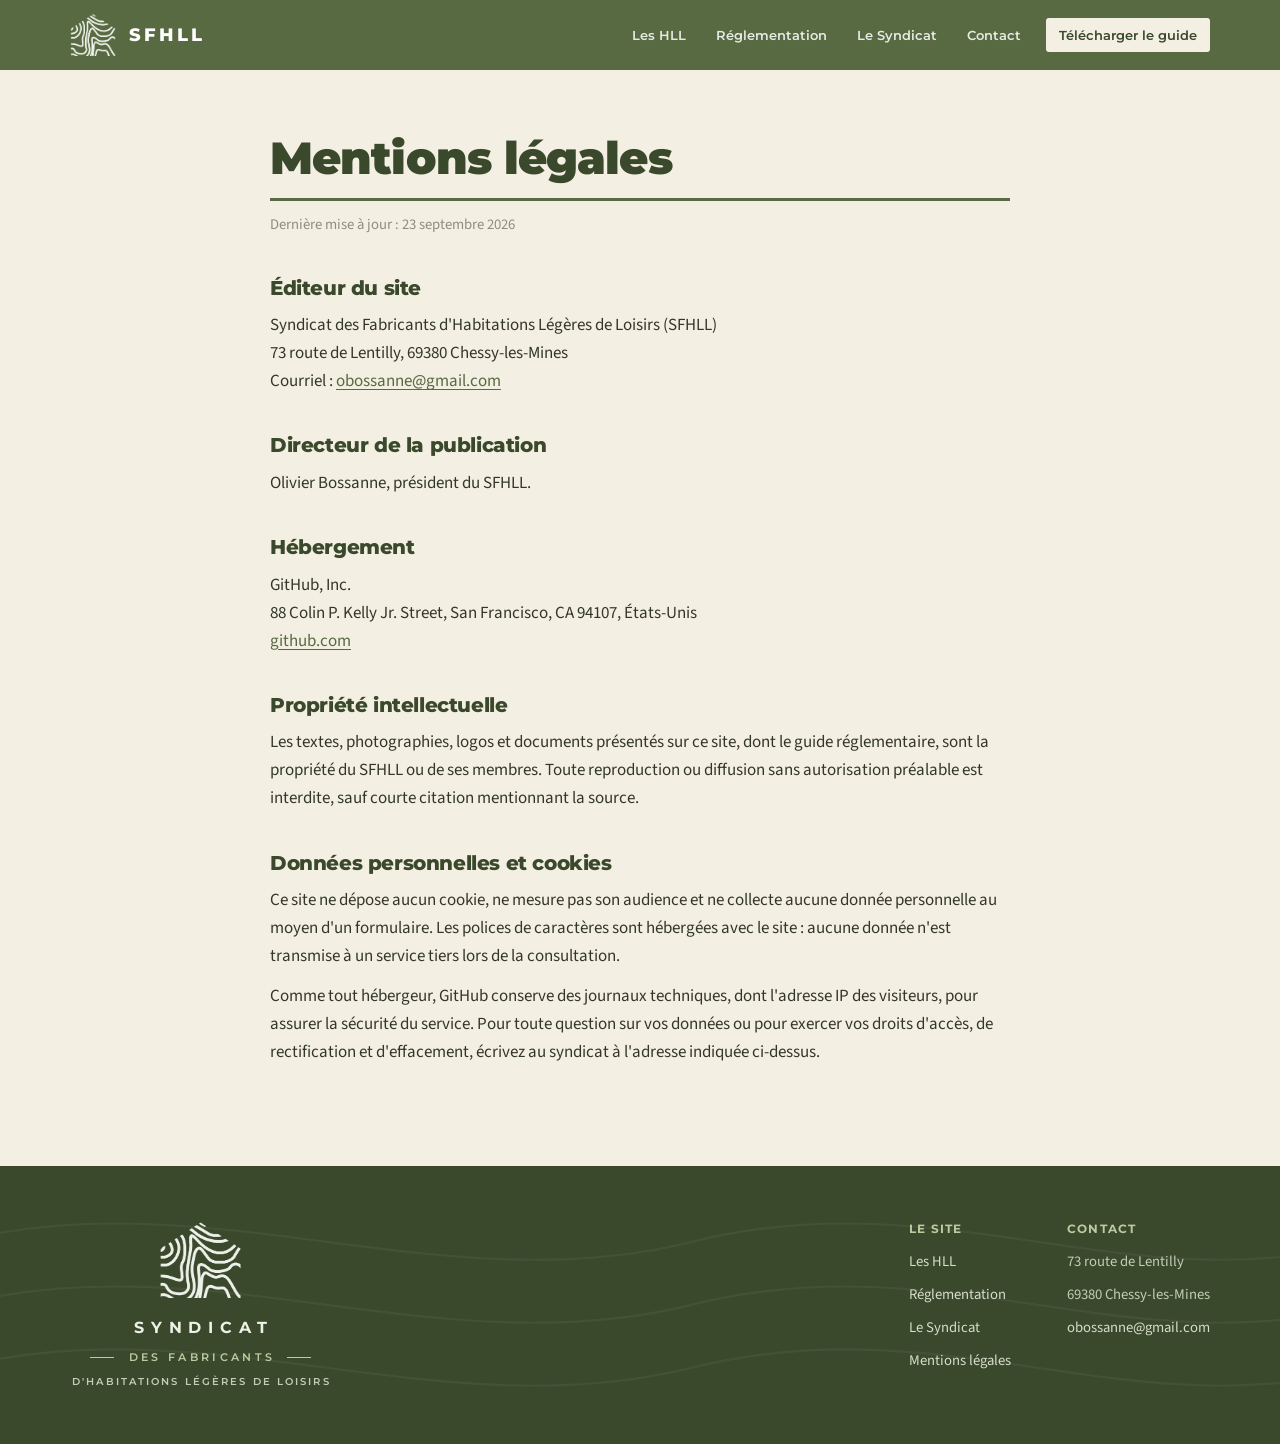
<file: mentions-legales.html>
<!DOCTYPE html>
<html lang="fr">
<head>
<meta charset="UTF-8">
<meta name="viewport" content="width=device-width, initial-scale=1.0">
<title>Mentions légales | SFHLL</title>
<meta name="description" content="Mentions légales du site du Syndicat des Fabricants d'Habitations Légères de Loisirs (SFHLL) : éditeur, directeur de la publication, hébergement et données personnelles.">
<meta name="robots" content="noindex, follow">
<link rel="canonical" href="https://sfhll.fr/mentions-legales.html">
<meta name="theme-color" content="#586a41">
<link rel="icon" href="/favicon.ico" sizes="any">
<link rel="apple-touch-icon" href="/apple-touch-icon.png">
<link rel="preload" href="fonts/montserrat.woff2" as="font" type="font/woff2" crossorigin>
<link rel="stylesheet" href="style.css">
</head>
<body>

<header>
  <div class="nav">
    <a class="brand" href="./" aria-label="Accueil SFHLL">
      <img class="hmark" src="img/sfhll-mark.png" alt="Logo du Syndicat des Fabricants de HLL">
      <b>SFHLL</b>
    </a>
    <button class="menu-btn" aria-label="Menu" aria-expanded="false" onclick="var m=document.getElementById('m');this.setAttribute('aria-expanded',m.classList.toggle('open'))">☰</button>
    <nav aria-label="Navigation principale">
      <ul id="m">
        <li><a href="./#comprendre">Les HLL</a></li>
        <li><a href="./#reglementation">Réglementation</a></li>
        <li><a href="./#syndicat">Le Syndicat</a></li>
        <li><a href="./#contact">Contact</a></li>
        <li><a class="cta" href="guide-reglementaire-hll-sfhll.pdf" download>Télécharger le guide</a></li>
      </ul>
    </nav>
  </div>
</header>

<main class="legal">
  <div class="wrap">
    <h1>Mentions légales</h1>
    <p class="maj">Dernière mise à jour : 23 septembre 2026</p>

    <h2>Éditeur du site</h2>
    <address>
      Syndicat des Fabricants d'Habitations Légères de Loisirs (SFHLL)<br>
      73 route de Lentilly, 69380 Chessy-les-Mines<br>
      Courriel : <a class="mail" href="./#contact" data-u="ennassobo" data-d="moc.liamg"></a>
    </address>

    <h2>Directeur de la publication</h2>
    <p>Olivier Bossanne, président du SFHLL.</p>

    <h2>Hébergement</h2>
    <address>
      GitHub, Inc.<br>
      88 Colin P. Kelly Jr. Street, San Francisco, CA 94107, États-Unis<br>
      <a href="https://github.com" rel="noopener">github.com</a>
    </address>

    <h2>Propriété intellectuelle</h2>
    <p>Les textes, photographies, logos et documents présentés sur ce site, dont le guide réglementaire, sont la propriété du SFHLL ou de ses membres. Toute reproduction ou diffusion sans autorisation préalable est interdite, sauf courte citation mentionnant la source.</p>

    <h2>Données personnelles et cookies</h2>
    <p>Ce site ne dépose aucun cookie, ne mesure pas son audience et ne collecte aucune donnée personnelle au moyen d'un formulaire. Les polices de caractères sont hébergées avec le site : aucune donnée n'est transmise à un service tiers lors de la consultation.</p>
    <p>Comme tout hébergeur, GitHub conserve des journaux techniques, dont l'adresse IP des visiteurs, pour assurer la sécurité du service. Pour toute question sur vos données ou pour exercer vos droits d'accès, de rectification et d'effacement, écrivez au syndicat à l'adresse indiquée ci-dessus.</p>
  </div>
</main>

<footer>
  <svg class="topo" viewBox="0 0 1220 300" preserveAspectRatio="xMidYMid slice" aria-hidden="true"><g fill="none" stroke="#ffffff" stroke-opacity="0.05" stroke-width="2">
    <path d="M-40 90 C200 30 420 150 660 90 C900 30 1080 150 1300 90"/><path d="M-40 150 C200 90 420 210 660 150 C900 90 1080 210 1300 150"/>
    <path d="M-40 210 C200 150 420 270 660 210 C900 150 1080 270 1300 210"/></g></svg>
  <div class="in">
    <div>
      <div class="flock">
        <img class="fmark" src="img/sfhll-mark.png" alt="Pictogramme du Syndicat des Fabricants de HLL">
        <div class="fword">
          <span class="w1">SYNDICAT</span>
          <span class="w2"><i></i>DES FABRICANTS<i></i></span>
          <span class="w3">D'HABITATIONS LÉGÈRES DE LOISIRS</span>
        </div>
      </div>
    </div>
    <div class="cols">
      <div><h4>Le site</h4><ul><li><a href="./#comprendre">Les HLL</a></li><li><a href="./#reglementation">Réglementation</a></li><li><a href="./#syndicat">Le Syndicat</a></li><li><a href="mentions-legales.html">Mentions légales</a></li></ul></div>
      <div><h4>Contact</h4><ul><li>73 route de Lentilly</li><li>69380 Chessy-les-Mines</li><li><a class="mail" href="./#contact" data-u="ennassobo" data-d="moc.liamg"></a></li></ul></div>
    </div>
  </div>
</footer>

<script src="site.js"></script>
</body>
</html>
</file>
<file: style.css>
@font-face{font-family:'Montserrat';font-style:normal;font-weight:600 900;font-display:swap;src:url(fonts/montserrat.woff2) format('woff2')}
@font-face{font-family:'Source Sans 3';font-style:normal;font-weight:400 700;font-display:swap;src:url(fonts/source-sans-3.woff2) format('woff2')}
@font-face{font-family:'Source Sans 3';font-style:italic;font-weight:400;font-display:swap;src:url(fonts/source-sans-3-italic.woff2) format('woff2')}
  :root{
    --green:#586a41;--green-2:#66794d;--green-ink:#3a482c;
    --gold:#465a2e;--gold-2:#bccaa0;
    --paper:#f4efe3;--paper-2:#ece2cf;--white:#fffdf8;
    --ink:#33372b;--ink-soft:#5f6450;--ink-faint:#8c8f7c;
    --line:#e1d9c6;--line-dk:rgba(255,255,255,.16);--max:1220px;
  }
  *{box-sizing:border-box;margin:0;padding:0}
  html{scroll-behavior:smooth;scroll-padding-top:76px}
  @media (prefers-reduced-motion:reduce){html{scroll-behavior:auto}}
  body{font-family:'Source Sans 3',system-ui,sans-serif;font-size:17px;line-height:1.65;color:var(--ink);background:var(--paper);-webkit-font-smoothing:antialiased}
  h1,h2,h3,h4{font-family:'Montserrat',sans-serif;line-height:1.08;font-weight:800;letter-spacing:-.02em;color:var(--green-ink)}
  a{color:var(--green);text-decoration:none}
  .wrap{max-width:var(--max);margin:0 auto;padding:0 40px}
  :focus-visible{outline:3px solid var(--gold);outline-offset:2px}
  .tag{display:inline-block;font-family:'Montserrat',sans-serif;font-size:.7rem;font-weight:700;letter-spacing:.12em;text-transform:uppercase;color:var(--gold)}
  .tag.box{background:var(--paper);color:var(--green-ink);padding:5px 11px;border-radius:2px;letter-spacing:.08em}
  .illus{width:100%;height:100%;display:block;object-fit:cover}
  .topo{position:absolute;inset:0;width:100%;height:100%;pointer-events:none}

  header{position:sticky;top:0;z-index:80;background:var(--green);color:#fff}
  .nav{position:relative}
  .nav{display:flex;align-items:center;justify-content:space-between;gap:26px;max-width:var(--max);margin:0 auto;padding:0 40px;height:70px}
  .brand{display:flex;align-items:center;gap:13px;color:#fff}
  .brand .hmark{height:42px;width:auto;flex:none;display:block}
  .brand b{font-family:'Montserrat',sans-serif;font-weight:800;font-size:1.15rem;letter-spacing:.16em;color:#fff}
  nav ul{list-style:none;display:flex;gap:4px;align-items:center}
  nav a{font-family:'Montserrat',sans-serif;font-size:.82rem;font-weight:600;color:rgba(255,255,255,.86);padding:9px 13px;border-radius:3px}
  nav a:hover{color:#fff;background:rgba(255,255,255,.1)}
  nav a.cta{background:var(--paper);color:var(--green-ink);margin-left:8px}
  nav a.cta:hover{background:#fff;color:var(--green-ink)}
  .menu-btn{display:none;background:none;border:1px solid rgba(255,255,255,.35);color:#fff;padding:8px 11px;border-radius:3px;cursor:pointer;font-size:1.05rem}
  @media(max-width:980px){
    .nav{gap:0}
    nav{position:static;width:0;height:0}
    .menu-btn{margin-left:auto}
    nav ul{position:absolute;top:100%;left:0;right:0;z-index:90;flex-direction:column;align-items:stretch;
           background:var(--green);border-top:1px solid var(--line-dk);box-shadow:0 14px 26px rgba(20,32,20,.22);
           padding:4px 40px 20px;gap:0;display:none;max-height:calc(100vh - 100%);overflow-y:auto}
    nav ul.open{display:flex}
    nav li{display:block}
    nav a{display:block;padding:15px 0;border-bottom:1px solid var(--line-dk);border-radius:0}
    nav li:last-child a{border-bottom:none}
    nav a.cta{margin:16px 0 0;padding:14px 16px;text-align:center;border-radius:3px;border:none}
    .menu-btn{display:block}
  }

  .hero{position:relative;overflow:hidden;color:#fff;background:var(--green-ink)}
  .hero-photo{position:absolute;inset:0;width:100%;height:100%;object-fit:cover;object-position:center;z-index:0}
  .hero-shade{position:absolute;inset:0;z-index:1;background:linear-gradient(95deg,rgba(20,32,20,.92) 0%,rgba(20,32,20,.74) 38%,rgba(20,32,20,.42) 66%,rgba(20,32,20,.12) 100%),linear-gradient(180deg,rgba(20,32,20,.12),rgba(20,32,20,.5))}
  .hero .topo{z-index:2;opacity:.5}
  .hero-inner{position:relative;z-index:3;max-width:var(--max);margin:0 auto;padding:118px 40px;min-height:600px;display:flex;align-items:center}
  .hero-copy{max-width:620px}
  .hero h1{color:#fff;font-size:clamp(2.3rem,4.9vw,4rem);font-weight:900;letter-spacing:-.025em;text-shadow:0 2px 26px rgba(12,20,10,.45)}
  .hero h1 em{font-style:normal;color:var(--gold-2)}
  .hero .lead{font-size:1.2rem;color:#eef2e6;max-width:48ch;margin-top:22px;line-height:1.5;text-shadow:0 1px 14px rgba(12,20,10,.45)}
  .hero .cta{margin-top:32px;display:flex;gap:16px;align-items:center;flex-wrap:wrap}
  .btn{display:inline-block;font-family:'Montserrat',sans-serif;font-size:.86rem;font-weight:700;letter-spacing:.02em;padding:15px 30px;border-radius:3px;cursor:pointer;border:2px solid transparent}
  .btn-gold{background:var(--paper);color:var(--green-ink);border-color:var(--paper)}
  .btn-gold:hover{background:#fff}
  .btn-out{border-color:rgba(255,255,255,.5);color:#fff}
  .btn-out:hover{background:rgba(255,255,255,.12)}
  @media(max-width:900px){.hero-inner{padding:84px 40px;min-height:480px}}

  section{padding:88px 0}
  .shead{display:flex;justify-content:space-between;align-items:flex-end;gap:24px;margin-bottom:40px;border-bottom:3px solid var(--green);padding-bottom:16px}
  .shead h2{font-size:clamp(1.7rem,3.4vw,2.5rem);font-weight:800}
  .shead .more{font-family:'Montserrat',sans-serif;font-size:.82rem;font-weight:700;color:var(--gold);white-space:nowrap}
  .shead .more:hover{color:var(--green)}

  .band{background:var(--green);color:#fff;position:relative;overflow:hidden}
  .band .in{position:relative;z-index:2}
  .band .shead{border-bottom-color:var(--gold-2)}
  .band .shead h2{color:#fff}
  .quote-hll{font-family:'Montserrat',sans-serif;font-weight:700;font-size:clamp(1.4rem,3vw,2.1rem);line-height:1.32;max-width:24ch;letter-spacing:-.015em}
  .quote-hll em{font-style:normal;color:var(--gold-2)}
  .qsrc{font-family:'Montserrat',sans-serif;font-size:.78rem;font-weight:600;color:#c6cfb9;letter-spacing:.04em;margin-top:18px}
  .comprendre-grid{display:grid;grid-template-columns:1fr 1fr;gap:56px;align-items:start}
  .crit{display:grid;grid-template-columns:repeat(3,1fr);gap:36px;margin-top:54px}
  .crit>div{position:relative;padding-left:22px}
  .crit>div::before{content:"";position:absolute;left:0;top:4px;bottom:4px;width:2px;background:var(--gold-2)}
  .crit .c-ic{width:52px;height:52px;border:2px solid var(--gold-2);border-radius:50%;display:grid;place-items:center;color:var(--gold-2);font-family:'Montserrat',sans-serif;font-weight:800;font-size:1.15rem;margin-bottom:18px}
  .crit h3{color:#fff;font-size:1.18rem;font-weight:800;margin-bottom:9px}
  .crit p{color:#dbe1d0;font-size:.98rem}
  @media(max-width:820px){.comprendre-grid{grid-template-columns:1fr;gap:30px}.crit{grid-template-columns:1fr;gap:26px;margin-top:34px}}

  .reg-grid{display:grid;grid-template-columns:1.1fr .9fr;gap:56px;align-items:start}
  .reg-grid h3{font-size:1.15rem;font-weight:800;margin:0 0 14px;color:var(--green-ink)}
  table{width:100%;border-collapse:collapse;font-size:.96rem;margin-bottom:26px}
  th,td{text-align:left;padding:13px 14px;border-bottom:1px solid var(--line);vertical-align:top}
  thead th{font-family:'Montserrat',sans-serif;font-size:.78rem;font-weight:700;color:#fff;background:var(--green);letter-spacing:.03em}
  tbody th{font-family:'Montserrat',sans-serif;font-weight:700;font-size:.92rem;color:var(--green-ink);width:38%}
  td{color:var(--ink-soft)}
  .art-ref{font-family:'Montserrat',sans-serif;font-weight:700;color:var(--gold);font-size:.86em}
  .reg-side{background:var(--white);border:1px solid var(--line);border-top:4px solid var(--gold);border-radius:0 0 4px 4px;padding:28px 30px}
  .reg-side h3{margin-bottom:16px}
  .reg-side ul{list-style:none;display:grid;gap:14px}
  .reg-side li{display:grid;grid-template-columns:auto 1fr;gap:12px;font-size:.97rem;color:var(--ink)}
  .reg-side li b{font-family:'Montserrat',sans-serif}
  .reg-side .mk{color:var(--green);font-weight:800}
  .reg-side .btn{margin-top:22px;width:100%;text-align:center;background:var(--green);color:#fff;border:none}
  .reg-side .btn:hover{background:var(--green-2)}
  .refs{font-size:.86rem;color:var(--ink-faint);margin-top:8px;font-style:italic}
  .refs + h3{margin-top:30px}
  @media(max-width:820px){.reg-grid{grid-template-columns:1fr;gap:34px}}

  .synd{background:var(--paper-2)}
  .synd-top{display:grid;grid-template-columns:1.15fr .85fr;gap:56px;align-items:center;margin-bottom:20px}
  .synd-top .lead2{font-family:'Montserrat',sans-serif;font-weight:700;font-size:clamp(1.35rem,2.8vw,1.9rem);line-height:1.3;color:var(--green-ink);letter-spacing:-.015em}
  .synd-top .lead2 em{font-style:normal;color:var(--gold)}
  .synd-top .lead2{margin-bottom:26px}
  .synd-top p{color:var(--ink-soft);margin-top:0}
  .synd-figure{margin:0}
  .synd-img{border-radius:5px;overflow:hidden;border:1px solid var(--line);background:var(--paper);line-height:0}
  .synd-img .illus{height:auto}
  .synd-cap{font-size:.82rem;line-height:1.45;font-style:italic;color:var(--ink-faint);margin-top:10px}
  .missions{display:grid;grid-template-columns:repeat(4,1fr);gap:40px;margin-top:44px;padding-top:40px;border-top:1px solid var(--line)}
  .missions div{padding:0}
  .missions .mi{color:var(--green);margin-bottom:16px}
  .missions .mi svg{width:26px;height:26px;fill:none;stroke:currentColor;stroke-width:1.6;stroke-linecap:round;stroke-linejoin:round}
  .missions b{font-family:'Montserrat',sans-serif;font-weight:700;font-size:.98rem;color:var(--green-ink);display:block;line-height:1.3}
  @media(max-width:820px){.synd-top{grid-template-columns:1fr;gap:30px}.synd-figure{order:-1}.missions{grid-template-columns:1fr 1fr;gap:30px}}

  .mgrid{display:grid;grid-template-columns:repeat(4,1fr);gap:30px;margin-top:8px}
  .mcard{text-align:center}
  .mlogo{display:grid;place-items:center;min-height:164px;margin-bottom:0;background:var(--white);border:1px solid var(--line);border-radius:5px;padding:26px 24px}
  .mlogo img{max-width:78%;max-height:96px;width:auto;height:auto;object-fit:contain;display:block}
  .mlogo .mono{display:none}
  .mlogo.no-logo{background:transparent;border-color:transparent;padding:0}
  .mlogo.no-logo .mono{width:78px;height:78px;border-radius:50%;background:var(--green);color:#fff;display:grid;place-items:center;font-family:'Montserrat',sans-serif;font-weight:800;font-size:1.5rem;letter-spacing:.02em}
  @media(max-width:640px){.mgrid{grid-template-columns:1fr 1fr;gap:24px}}

  .bureau{margin-top:52px;padding-top:40px;border-top:1px solid var(--line)}
  .bureau h3{font-size:1.25rem;font-weight:800;margin-bottom:26px}
  .bgrid{display:grid;grid-template-columns:repeat(3,1fr);gap:30px}
  .pcard{display:flex;align-items:center;gap:18px;background:var(--white);border:1px solid var(--line);border-left:3px solid var(--green);border-radius:4px;padding:20px 22px}
  .pav{flex:none;width:58px;height:58px;border-radius:50%;background:var(--gold-2);color:var(--green-ink);display:grid;place-items:center;font-family:'Montserrat',sans-serif;font-weight:800;font-size:1.05rem;letter-spacing:.04em;overflow:hidden}
  .pav img{width:100%;height:100%;object-fit:cover;display:block;filter:grayscale(1)}
  .pname{font-family:'Montserrat',sans-serif;font-weight:700;font-size:1.05rem;color:var(--green-ink);line-height:1.25}
  .prole{font-size:.9rem;color:var(--ink-soft);margin-top:2px}
  @media(max-width:820px){.bgrid{grid-template-columns:1fr;gap:16px}}

  .contact{background:var(--green);color:#fff}
  .contact .shead{border-bottom-color:var(--gold-2)}
  .contact .shead h2{color:#fff}
  .cgrid{display:grid;grid-template-columns:repeat(2,minmax(0,1fr));gap:0 60px;align-items:stretch;max-width:880px}
  .coord div{padding:4px 0}
  .coord dt{font-family:'Montserrat',sans-serif;font-size:.74rem;font-weight:700;letter-spacing:.1em;text-transform:uppercase;color:var(--gold-2);margin-bottom:5px}
  .coord dd{font-size:1.06rem;color:#f1f3ea}
  .coord dd a{color:#f1f3ea;text-decoration:underline;text-underline-offset:4px;text-decoration-color:var(--gold-2)}
  .coord dd a:hover{color:#fff}
  @media(max-width:600px){.cgrid{grid-template-columns:1fr;gap:30px 0}}

  footer{background:var(--green-ink);color:#c3ccb6;position:relative;overflow:hidden}
  footer .in{position:relative;z-index:2;max-width:var(--max);margin:0 auto;padding:56px 40px 40px;display:flex;justify-content:space-between;gap:44px;flex-wrap:wrap}
  footer .flock{display:inline-flex;flex-direction:column;align-items:center;gap:16px;margin-bottom:14px}
  footer .fmark{height:76px;width:auto;display:block}
  footer .fword{text-align:center}
  footer .fword .w1{display:block;font-family:'Montserrat',sans-serif;font-weight:700;font-size:1.02rem;letter-spacing:.42em;text-indent:.42em;color:#eef1e6}
  footer .fword .w2{display:flex;align-items:center;justify-content:center;gap:11px;font-family:'Montserrat',sans-serif;font-weight:600;font-size:.7rem;letter-spacing:.3em;text-indent:.3em;color:var(--gold-2);margin:7px 0}
  footer .fword .w2 i{height:1px;width:24px;background:var(--gold-2);display:inline-block;flex:none}
  footer .fword .w3{display:block;font-family:'Montserrat',sans-serif;font-weight:500;font-size:.6rem;letter-spacing:.22em;text-indent:.22em;color:#c3ccb6}
  footer .fb{font-family:'Montserrat',sans-serif;font-weight:800;letter-spacing:.16em;color:#fff;font-size:1.05rem}
  footer p{font-size:.92rem;max-width:38ch;margin-top:8px}
  footer .cols{display:flex;gap:56px;flex-wrap:wrap}
  footer h4{font-family:'Montserrat',sans-serif;font-size:.76rem;font-weight:700;letter-spacing:.1em;text-transform:uppercase;color:var(--gold-2);margin-bottom:14px}
  footer ul{list-style:none;display:grid;gap:9px;font-size:.92rem}
  footer ul a{color:#d6ddca}
  footer ul a:hover{color:#fff;text-decoration:underline;text-underline-offset:3px}
  @media(max-width:600px){
    body{font-size:16px}
    .wrap{padding:0 22px}
    .nav{padding:0 22px;height:62px}
    nav ul{padding-left:22px;padding-right:22px}
    .brand .hmark{height:36px}
    .brand b{font-size:.98rem;letter-spacing:.18em}
    section{padding:58px 0}
    .shead{flex-direction:column;align-items:flex-start;gap:8px;margin-bottom:28px;padding-bottom:14px}
    .shead .more{white-space:normal}
    .hero-inner{padding:64px 22px;min-height:440px}
    .hero h1{font-size:clamp(1.9rem,8vw,2.4rem)}
    .hero .lead{font-size:1.05rem;margin-top:16px}
    .hero-shade{background:linear-gradient(180deg,rgba(20,32,20,.5),rgba(20,32,20,.8))}
    .quote{padding:34px 24px}
    .crit{gap:22px}
    .grid4{grid-template-columns:1fr 1fr;gap:14px}
    .mini{padding:22px 16px}
    .quota{flex-direction:column;align-items:flex-start;gap:14px;padding:24px 22px}
    .quota ul{flex-direction:column;gap:10px;margin-left:0}
    .badges{gap:16px}
    .badge-box{padding:24px 22px}
    #reglementation table,#reglementation tbody,#reglementation tr{display:block}
    #reglementation thead{display:none}
    #reglementation table{margin-bottom:30px}
    #reglementation tbody tr{background:var(--white);border:1px solid var(--line);border-left:3px solid var(--green);border-radius:4px;padding:15px 17px;margin-bottom:12px}
    #reglementation tbody th{display:block;width:auto;padding:0 0 10px;border:none;font-size:1.02rem}
    #reglementation tbody td{display:flex;justify-content:space-between;align-items:baseline;gap:20px;padding:8px 0 0;border:none;border-top:1px solid var(--line);margin-top:8px;font-size:.95rem;text-align:right}
    #reglementation tbody td::before{content:attr(data-l);flex:none;font-family:'Montserrat',sans-serif;font-size:.7rem;font-weight:700;letter-spacing:.09em;text-transform:uppercase;color:var(--ink-faint);text-align:left}
    table{font-size:.9rem}
    th,td{padding:11px 11px}
    tbody th{width:34%}
    .reg-side{padding:24px 22px}
    .missions{grid-template-columns:1fr;gap:26px;padding-top:32px}
    .synd-top .lead2{font-size:clamp(1.25rem,6vw,1.6rem)}
    .mgrid{gap:22px}
    .mlogo{min-height:124px;padding:18px}
    .mlogo img{max-height:72px;max-width:82%}
    .mlogo .mono{width:66px;height:66px;font-size:1.3rem}
    footer .in{padding:44px 22px 34px;gap:32px}
    footer .cols{gap:40px}
    footer .fmark{height:60px}
  }
  @media(max-width:480px){
    .hero .cta{flex-direction:column;align-items:stretch}
    .hero .cta .btn{text-align:center}
    .grid4{grid-template-columns:1fr}
    .mgrid{grid-template-columns:1fr 1fr}
  }
  @media(max-width:360px){
    .wrap{padding:0 18px}
    .nav{padding:0 18px}
    nav ul{padding-left:18px;padding-right:18px}
    .hero-inner{padding:52px 18px;min-height:400px}
  }


.legal{padding:64px 0 88px}
.legal .wrap{max-width:820px}
.legal h1{font-size:clamp(2rem,4vw,2.8rem);font-weight:900;padding-bottom:16px;border-bottom:3px solid var(--green);margin-bottom:12px}
.legal h2{font-size:1.25rem;font-weight:800;margin:40px 0 12px}
.legal p,.legal address{font-style:normal;margin-bottom:12px}
.legal a{color:var(--green);text-decoration:underline;text-underline-offset:3px}
.legal .maj{font-size:.92rem;color:var(--ink-faint)}
@media(max-width:600px){.legal{padding:44px 0 58px}}
</file>
